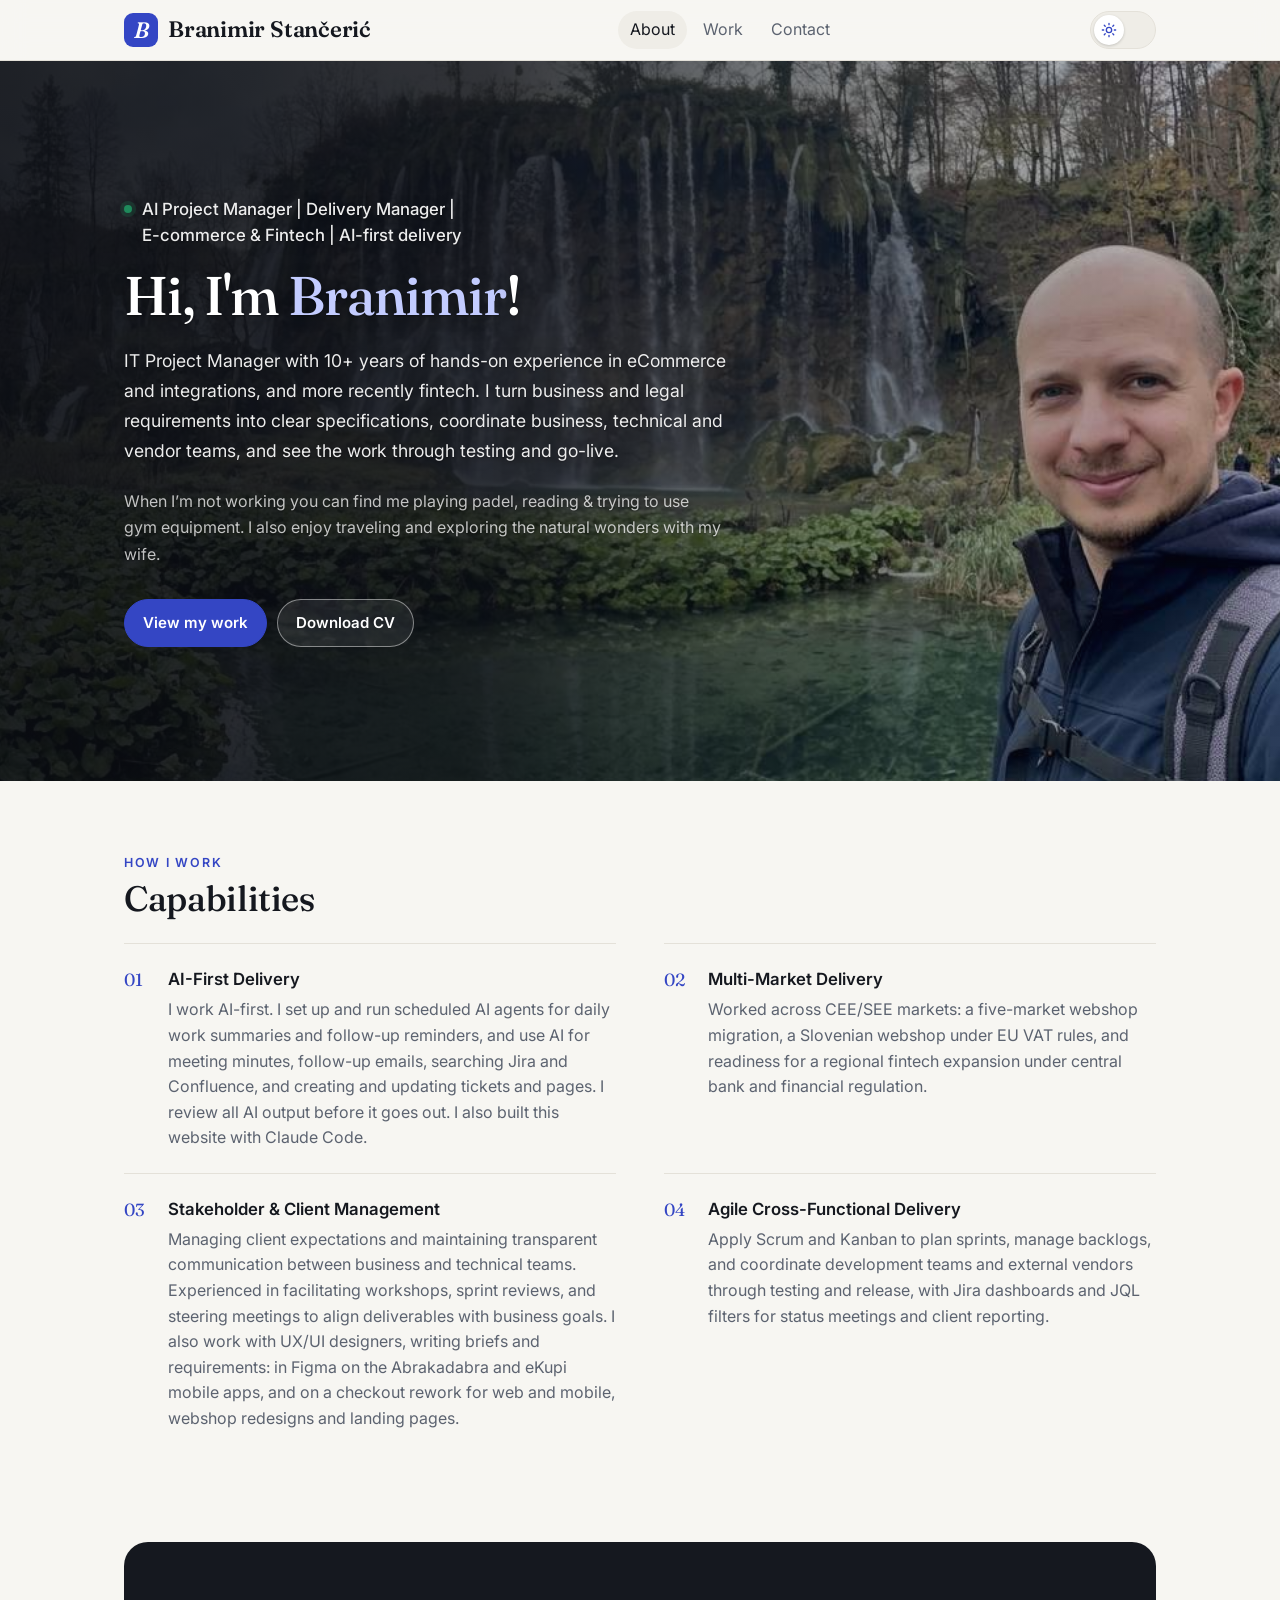
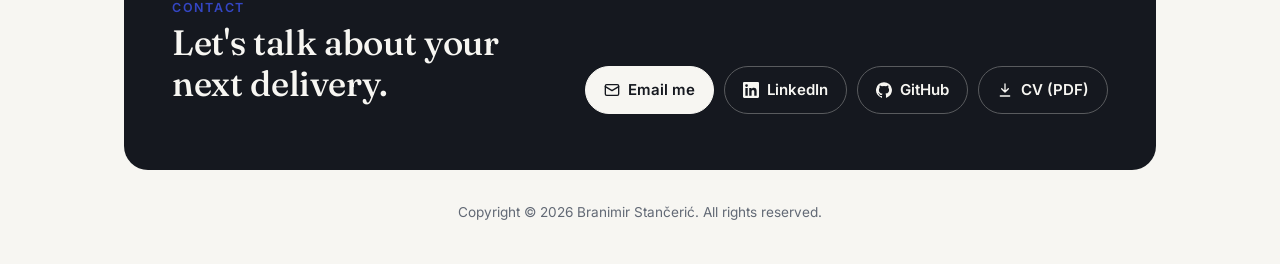
<file: index.html>
<!doctype html>
<html lang="en">
<head>
  <meta charset="utf-8" />
  <meta name="viewport" content="width=device-width, initial-scale=1" />
  <title>Branimir Stančerić | AI Project Manager</title>
  <meta name="description" content="Branimir Stančerić, AI Project Manager and Delivery Manager in eCommerce and fintech, working AI-first." />
  <meta property="og:title" content="Branimir Stančerić | AI Project Manager | Delivery Manager" />
  <meta property="og:description" content="Projects in eCommerce delivery, integrations, platform migrations and fintech." />
  <meta property="og:type" content="website" />
  <meta property="og:url" content="https://branimirstanceric.github.io/cv/" />
  <meta property="og:image" content="https://branimirstanceric.github.io/cv/assets/og-card.jpg" />
  <meta property="og:image:width" content="1200" />
  <meta property="og:image:height" content="630" />
  <meta property="og:image:alt" content="Branimir Stančerić, AI Project Manager and Delivery Manager" />
  <meta name="twitter:card" content="summary_large_image" />
  <link rel="icon" type="image/png" sizes="64x64" href="favicon.png" />
  <link rel="apple-touch-icon" href="apple-touch-icon.png" />

  <!-- Apply the saved or system theme before first paint -->
  <script>
    (function(){
      var t = null;
      try { t = localStorage.getItem('theme'); } catch(e) {}
      if(t !== 'light' && t !== 'dark') t = window.matchMedia('(prefers-color-scheme: dark)').matches ? 'dark' : 'light';
      document.documentElement.setAttribute('data-theme', t);
    })();
  </script>

  <link rel="preconnect" href="https://fonts.googleapis.com" />
  <link rel="preconnect" href="https://fonts.gstatic.com" crossorigin />
  <link href="https://fonts.googleapis.com/css2?family=Fraunces:ital,opsz,wght@0,9..144,500;0,9..144,600;1,9..144,600&family=Inter:wght@400;500;600;700&display=swap" rel="stylesheet" />
  <!-- Bump ?v= whenever style.css or common.js changes, so browsers don't mix old and new files -->
  <link rel="stylesheet" href="style.css?v=29" />
</head>

<body>
  <!--
    All text on this page lives in the content/ folder:
      content/profile.json       name, intro, contact details
      content/skills.json        capabilities
    All projects are on work.html; each project has its own page, case.html?id=...
    Edit it through Pages CMS (app.pagescms.org) or directly in those files.
    The title, intro, name and contact links below are also written here for tools that don't run JavaScript. The script replaces them for visitors, so update them here too when they change.
  -->
  <header class="topbar">
    <div class="container topbar-inner">
      <a class="brand" href="#top"><span class="brand-mark" aria-hidden="true">B</span><span data-field="name">Branimir Stančerić</span></a>
      <nav class="nav" id="site-nav" aria-label="Primary navigation">
        <a href="index.html" aria-current="page">About</a>
        <a href="work.html">Work</a>
        <a href="#contact">Contact</a>
      </nav>
      <div class="topbar-actions">
        <button class="theme-switch" id="theme-btn" type="button" role="switch" aria-checked="false" aria-label="Dark theme">
          <span class="theme-knob" aria-hidden="true">
            <svg class="icon-moon" viewBox="0 0 24 24" fill="none" stroke="currentColor" stroke-width="2" stroke-linecap="round" stroke-linejoin="round" aria-hidden="true"><path d="M21 12.8A9 9 0 1 1 11.2 3a7 7 0 0 0 9.8 9.8z"/></svg>
            <svg class="icon-sun" viewBox="0 0 24 24" fill="none" stroke="currentColor" stroke-width="2" stroke-linecap="round" stroke-linejoin="round" aria-hidden="true"><circle cx="12" cy="12" r="4"/><path d="M12 2v2M12 20v2M4.9 4.9l1.4 1.4M17.7 17.7l1.4 1.4M2 12h2M20 12h2M4.9 19.1l1.4-1.4M17.7 6.3l1.4-1.4"/></svg>
          </span>
        </button>
        <button class="menu-btn" id="menu-btn" type="button" aria-label="Open menu" aria-expanded="false" aria-controls="site-nav">
          <svg class="icon-menu" viewBox="0 0 24 24" fill="none" stroke="currentColor" stroke-width="2" stroke-linecap="round" aria-hidden="true"><path d="M4 7h16M4 12h16M4 17h16"/></svg>
          <svg class="icon-close" viewBox="0 0 24 24" fill="none" stroke="currentColor" stroke-width="2" stroke-linecap="round" aria-hidden="true"><path d="M6 6l12 12M18 6L6 18"/></svg>
        </button>
      </div>
    </div>
  </header>

  <main id="top">
    <!-- Hero: full-width photo that scrolls at half speed behind the intro (parallax) -->
    <section class="hero hero-photo" id="hero">
      <!-- hero-clip limits the photo's area: the whole section on desktop, only the first screen on phones -->
      <div class="hero-clip">
        <div class="hero-bg" id="hero-bg" aria-hidden="true">
          <!-- No src here: the photo chosen in Pages CMS is set by the script and fades in once loaded -->
          <img id="hero-bg-img" alt="" />
        </div>
      </div>
      <div class="container hero-content">
        <!-- On phones only this part sits on the photo; hero-details moves below it on the plain background -->
        <div class="hero-lead">
          <!-- Each part of the title stays on one line; on narrow screens the title wraps only after a "|" -->
          <div class="kicker"><span class="dot"></span><span class="kicker-text" id="status-line"><span>AI Project Manager |</span> <span>Delivery Manager |</span> <span>E-commerce &amp; Fintech |</span> <span>AI-first delivery</span></span></div>
          <h1 class="hero-title" id="hero-title">Hi, I'm Branimir!</h1>
        </div>
        <div class="hero-details">
          <p class="hero-intro" data-field="hero_intro">IT Project Manager with 10+ years of hands-on experience in eCommerce and integrations, and more recently fintech. I turn business and legal requirements into clear specifications, coordinate business, technical and vendor teams, and see the work through testing and go-live.</p>
          <!-- Hobbies: a small line under the intro, shown only when filled in -->
          <p class="hero-note" id="hobbies" hidden></p>
          <div class="hero-actions">
            <a class="btn primary" href="work.html">View my work</a>
            <a class="btn" id="cv-link" href="assets/Branimir Stanceric CV.pdf" target="_blank" rel="noreferrer">Download CV</a>
          </div>
          <div class="hero-facts" id="hero-facts"></div>
        </div>
      </div>
    </section>

    <!-- Capabilities -->
    <section class="section" id="capabilities">
      <div class="container">
        <div class="section-head">
          <div>
            <div class="eyebrow">How I work</div>
            <h2 class="section-title">Capabilities</h2>
          </div>
        </div>
        <div class="caps" id="capability-list">
          <div class="cap"><div class="cap-num">01</div><div><h3>AI-First Delivery</h3><p>I work AI-first. I set up and run scheduled AI agents for daily work summaries and follow-up reminders, and use AI for meeting minutes, follow-up emails, searching Jira and Confluence, and creating and updating tickets and pages. I review all AI output before it goes out. I also built this website with Claude Code.</p></div></div>
          <div class="cap"><div class="cap-num">02</div><div><h3>Multi-Market Delivery</h3><p>Worked across CEE/SEE markets: a five-market webshop migration, a Slovenian webshop under EU VAT rules, and readiness for a regional fintech expansion under central bank and financial regulation.</p></div></div>
          <div class="cap"><div class="cap-num">03</div><div><h3>Stakeholder &amp; Client Management</h3><p>Managing client expectations and maintaining transparent communication between business and technical teams. Experienced in facilitating workshops, sprint reviews, and steering meetings to align deliverables with business goals. I also work with UX/UI designers, writing briefs and requirements: in Figma on the Abrakadabra and eKupi mobile apps, and on a checkout rework for web and mobile, webshop redesigns and landing pages.</p></div></div>
          <div class="cap"><div class="cap-num">04</div><div><h3>Agile Cross-Functional Delivery</h3><p>Apply Scrum and Kanban to plan sprints, manage backlogs, and coordinate development teams and external vendors through testing and release, with Jira dashboards and JQL filters for status meetings and client reporting.</p></div></div>
        </div>
      </div>
    </section>

    <!-- Contact -->
    <div class="container">
      <section class="contact" id="contact">
        <div>
          <div class="eyebrow">Contact</div>
          <h2 class="section-title">Let's talk about your next delivery.</h2>
          <p data-field="contact_intro"></p>
        </div>
        <div class="contact-links" id="contact-list">
          <a class="btn primary" href="mailto:branimir.stanceric@gmail.com">Email me</a>
          <a class="btn" href="https://www.linkedin.com/in/branimir-stanceric" target="_blank" rel="noreferrer">LinkedIn</a>
          <a class="btn" href="https://github.com/branimirstanceric" target="_blank" rel="noreferrer">GitHub</a>
          <a class="btn" href="assets/Branimir Stanceric CV.pdf" target="_blank" rel="noreferrer">CV (PDF)</a>
        </div>
      </section>
    </div>
  </main>

  <footer>
    <div class="container">Copyright © <span id="year">2026</span> <span data-field="name">Branimir Stančerić</span>. All rights reserved.</div>
  </footer>

  <script src="common.js?v=29"></script>
  <script>
    (function(){
      const { el, asset, list, load, fillFields, contactButtons, showError } = window.Site;

      // Background photo behind the intro (Pages CMS: "Intro background photo").
      // Only the chosen photo is requested, and it fades in when ready, so no other picture flashes first.
      function showHeroPhoto(src){
        const img = document.getElementById('hero-bg-img');
        img.addEventListener('load', () => img.classList.add('loaded'), { once: true });
        img.src = src;
      }

      function renderProfile(p){
        fillFields(p);

        showHeroPhoto(asset(p.hero_background) || 'assets/hero.jpg');

        if(p.cv_file) document.getElementById('cv-link').setAttribute('href', asset(p.cv_file));

        // Title above the headline: each "|"-separated part is kept on one line
        const parts = (p.status_line || '').split('|').map(s => s.trim()).filter(Boolean);
        if(parts.length){
          const line = [];
          parts.forEach((part, i) => {
            if(i) line.push(' ');
            line.push(el('span', {}, i < parts.length - 1 ? part + ' |' : part));
          });
          document.getElementById('status-line').replaceChildren(...line);
        }

        // Hero title with the highlighted phrase in accent colour
        const title = document.getElementById('hero-title');
        const text = p.hero_title || '';
        const hl = p.hero_highlight || '';
        const at = hl ? text.indexOf(hl) : -1;
        if(at >= 0){
          title.replaceChildren(text.slice(0, at), el('span', { class: 'accent' }, hl), text.slice(at + hl.length));
        } else {
          title.textContent = text;
        }

        document.getElementById('hero-facts').append(
          ...list(p.hero_facts).map(f => el('span', {}, el('strong', {}, f.label), ' ' + f.value))
        );

        const hobbies = (p.hobbies || '').trim();
        if(hobbies){
          const note = document.getElementById('hobbies');
          note.textContent = hobbies;
          note.hidden = false;
        }

        document.getElementById('contact-list').replaceChildren(...contactButtons(p));
      }

      function renderSkills(s){
        document.getElementById('capability-list').replaceChildren(
          ...list(s.capabilities).map((c, i) => el('div', { class: 'cap' },
            el('div', { class: 'cap-num' }, String(i + 1).padStart(2, '0')),
            el('div', {}, el('h3', {}, c.title), el('p', {}, c.text))
          ))
        );
      }

      load('content/profile.json').then(renderProfile).catch(err => {
        showHeroPhoto('assets/hero.jpg');
        showError('hero-facts', err);
      });
      load('content/skills.json').then(renderSkills).catch(err => showError('capability-list', err));

      // Parallax: the intro photo moves at half the scroll speed, so it seems to sit behind the text.
      // Skipped for visitors who ask their system for reduced motion.
      const hero = document.getElementById('hero');
      const heroBg = document.getElementById('hero-bg');
      if(!window.matchMedia('(prefers-reduced-motion: reduce)').matches){
        let ticking = false;
        const update = () => {
          ticking = false;
          const y = window.scrollY;
          if(y > hero.offsetTop + hero.offsetHeight) return; // off screen, nothing to move
          heroBg.style.transform = 'translate3d(0, ' + (y * 0.5).toFixed(1) + 'px, 0)';
        };
        window.addEventListener('scroll', () => {
          if(!ticking){ ticking = true; requestAnimationFrame(update); }
        }, { passive: true });
        update();
      }
    })();
  </script>

  <!-- Visitor statistics (GoatCounter, cookie-free): https://branimir.goatcounter.com -->
  <script data-goatcounter="https://branimir.goatcounter.com/count" async src="https://gc.zgo.at/count.js"></script>
</body>
</html>
</file>
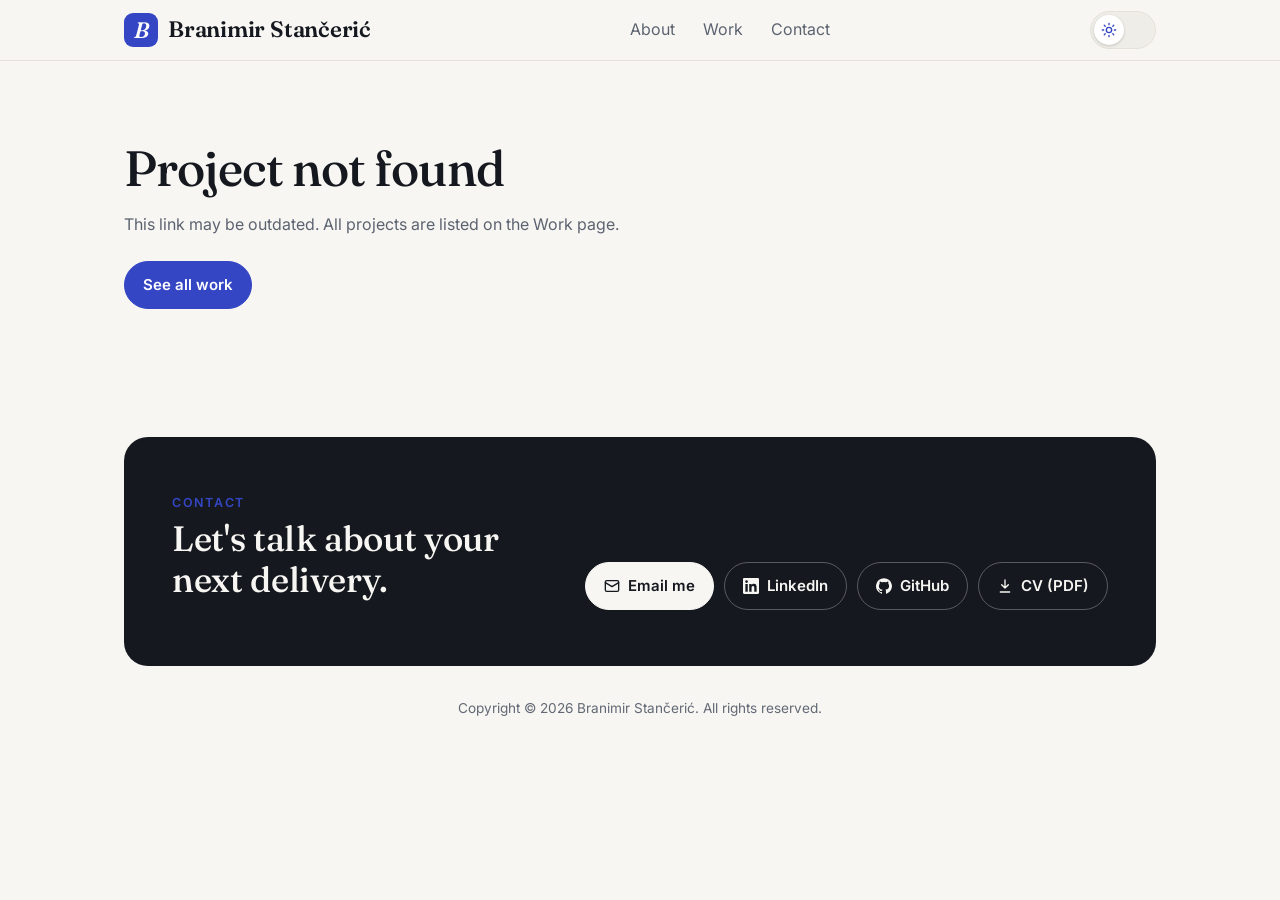
<file: case.html>
<!doctype html>
<html lang="en">
<head>
  <meta charset="utf-8" />
  <meta name="viewport" content="width=device-width, initial-scale=1" />
  <title>Branimir Stančerić</title>
  <meta name="description" content="A project by Branimir Stančerić, AI Project Manager and Delivery Manager." />
  <meta property="og:type" content="website" />
  <meta property="og:image" content="https://branimirstanceric.github.io/cv/assets/og-card.jpg" />
  <meta property="og:image:width" content="1200" />
  <meta property="og:image:height" content="630" />
  <meta property="og:image:alt" content="Branimir Stančerić, AI Project Manager and Delivery Manager" />
  <meta name="twitter:card" content="summary_large_image" />
  <link rel="icon" type="image/png" sizes="64x64" href="favicon.png" />
  <link rel="apple-touch-icon" href="apple-touch-icon.png" />

  <!-- Apply the saved or system theme before first paint -->
  <script>
    (function(){
      var t = null;
      try { t = localStorage.getItem('theme'); } catch(e) {}
      if(t !== 'light' && t !== 'dark') t = window.matchMedia('(prefers-color-scheme: dark)').matches ? 'dark' : 'light';
      document.documentElement.setAttribute('data-theme', t);
    })();
  </script>

  <link rel="preconnect" href="https://fonts.googleapis.com" />
  <link rel="preconnect" href="https://fonts.gstatic.com" crossorigin />
  <link href="https://fonts.googleapis.com/css2?family=Fraunces:ital,opsz,wght@0,9..144,500;0,9..144,600;1,9..144,600&family=Inter:wght@400;500;600;700&display=swap" rel="stylesheet" />
  <!-- Bump ?v= whenever style.css or common.js changes, so browsers don't mix old and new files -->
  <link rel="stylesheet" href="style.css?v=29" />
</head>

<body>
  <!--
    One template for every case study: case.html?id=<page link>.
    The content comes from content/case-studies.json (edit it in Pages CMS).
  -->
  <header class="topbar">
    <div class="container topbar-inner">
      <a class="brand" href="index.html"><span class="brand-mark" aria-hidden="true">B</span><span data-field="name">Branimir Stančerić</span></a>
      <nav class="nav" id="site-nav" aria-label="Primary navigation">
        <a href="index.html">About</a>
        <a href="work.html">Work</a>
        <a href="#contact">Contact</a>
      </nav>
      <div class="topbar-actions">
        <button class="theme-switch" id="theme-btn" type="button" role="switch" aria-checked="false" aria-label="Dark theme">
          <span class="theme-knob" aria-hidden="true">
            <svg class="icon-moon" viewBox="0 0 24 24" fill="none" stroke="currentColor" stroke-width="2" stroke-linecap="round" stroke-linejoin="round" aria-hidden="true"><path d="M21 12.8A9 9 0 1 1 11.2 3a7 7 0 0 0 9.8 9.8z"/></svg>
            <svg class="icon-sun" viewBox="0 0 24 24" fill="none" stroke="currentColor" stroke-width="2" stroke-linecap="round" stroke-linejoin="round" aria-hidden="true"><circle cx="12" cy="12" r="4"/><path d="M12 2v2M12 20v2M4.9 4.9l1.4 1.4M17.7 17.7l1.4 1.4M2 12h2M20 12h2M4.9 19.1l1.4-1.4M17.7 6.3l1.4-1.4"/></svg>
          </span>
        </button>
        <button class="menu-btn" id="menu-btn" type="button" aria-label="Open menu" aria-expanded="false" aria-controls="site-nav">
          <svg class="icon-menu" viewBox="0 0 24 24" fill="none" stroke="currentColor" stroke-width="2" stroke-linecap="round" aria-hidden="true"><path d="M4 7h16M4 12h16M4 17h16"/></svg>
          <svg class="icon-close" viewBox="0 0 24 24" fill="none" stroke="currentColor" stroke-width="2" stroke-linecap="round" aria-hidden="true"><path d="M6 6l12 12M18 6L6 18"/></svg>
        </button>
      </div>
    </div>
  </header>

  <main>
    <div class="container" id="case"></div>

    <!-- Contact -->
    <div class="container">
      <section class="contact" id="contact">
        <div>
          <div class="eyebrow">Contact</div>
          <h2 class="section-title">Let's talk about your next delivery.</h2>
          <p data-field="contact_intro"></p>
        </div>
        <div class="contact-links" id="contact-list"></div>
      </section>
    </div>
  </main>

  <footer>
    <div class="container">Copyright © <span id="year">2026</span> <span data-field="name">Branimir Stančerić</span>. All rights reserved.</div>
  </footer>

  <script src="common.js?v=29"></script>
  <script>
    (function(){
      const { el, icon, ICONS, list, statFor, withJobLogos, caseId, caseUrl, caseMeta, load, fillFields, contactButtons, showError, asset } = window.Site;
      const root = document.getElementById('case');
      const wanted = new URLSearchParams(location.search).get('id') || '';

      function section(title, ...content){
        const body = content.flat().filter(Boolean);
        if(!body.length) return null;
        return el('section', { class: 'cs-section' }, el('h2', {}, title), ...body);
      }

      function bullets(items){
        const xs = list(items);
        return xs.length ? el('ul', { class: 'cs-list' }, xs.map(x => el('li', {}, x))) : null;
      }

      function para(text){
        // Blank lines in a text field become separate paragraphs
        return (text || '').split(/\n\s*\n/).map(s => s.trim()).filter(Boolean).map(s => el('p', {}, s));
      }

      function renderNotFound(){
        root.append(el('div', { class: 'not-found' },
          el('h1', { class: 'cs-title' }, 'Project not found'),
          el('p', {}, 'This link may be outdated. All projects are listed on the Work page.'),
          el('a', { class: 'btn primary', href: 'work.html' }, 'See all work')
        ));
      }

      function renderCase(cases, index){
        const c = cases[index];
        const stat = statFor(c);

        if(c.summary) document.querySelector('meta[name="description"]').setAttribute('content', c.summary);
        document.title = c.title + ' | Branimir Stančerić';

        const head = el('header', { class: 'cs-head' },
          caseMeta(c),
          el('h1', { class: 'cs-title' }, c.title),
          c.summary ? el('p', { class: 'cs-lead' }, c.summary) : null,
          el('div', { class: 'case-tags' }, list(c.tags).map(t => el('span', { class: 'pill' }, t)))
        );

        const result = c.impact ? el('div', { class: 'cs-result' },
          stat ? el('div', { class: 'num' }, stat) : null,
          el('div', {}, el('div', { class: 'label' }, 'Key result'), el('div', { class: 'txt' }, c.impact))
        ) : null;

        const phases = list(c.phases).map((ph, i) => el('div', { class: 'phase' },
          el('h3', {}, el('span', { class: 'phase-num' }, String(i + 1).padStart(2, '0')), ph.title),
          bullets(ph.points)
        ));

        const images = list(c.images).filter(im => im.image).map(im => el('figure', {},
          el('img', { src: asset(im.image), alt: im.caption || c.title, loading: 'lazy' }),
          im.caption ? el('figcaption', {}, im.caption) : null
        ));

        const main = el('div', { class: 'cs-main' },
          section('The challenge', para(c.problem)),
          section('Why it mattered', para(c.why)),
          section('What I did', para(c.approach), phases),
          section('Results', bullets(c.results), para(c.outcome)),
          section('Lessons learned', para(c.lessons)),
          images.length ? el('div', { class: 'gallery' }, images) : null
        );

        const roles = list(c.my_role);
        const contextPoints = list(c.context_points);
        const aside = el('aside', { class: 'cs-aside', 'aria-label': 'Project details' },
          roles.length ? el('div', {}, el('h4', {}, 'My role'), bullets(roles)) : null,
          (c.context || contextPoints.length) ? el('div', {}, el('h4', {}, 'Context'), c.context ? el('p', {}, c.context) : null, bullets(contextPoints)) : null,
          list(c.categories).length ? el('div', {}, el('h4', {}, 'Areas'), el('div', { class: 'case-tags' }, list(c.categories).map(t => el('span', { class: 'pill' }, t)))) : null
        );

        const prev = cases[index - 1];
        const next = cases[index + 1];
        const pager = el('nav', { class: 'cs-pager', 'aria-label': 'More projects' },
          prev ? el('a', { href: caseUrl(prev) }, el('div', { class: 'dir' }, '← Previous'), el('div', { class: 'name' }, prev.title)) : null,
          next ? el('a', { class: 'next', href: caseUrl(next) }, el('div', { class: 'dir' }, 'Next →'), el('div', { class: 'name' }, next.title)) : null
        );

        root.append(...[
          el('a', { class: 'back', href: 'work.html' }, icon(ICONS.left), 'All work'),
          head,
          result,
          el('div', { class: 'cs-grid' }, main, aside.childElementCount ? aside : null),
          pager
        ].filter(Boolean));
      }

      const profile = load('content/profile.json').then(p => {
        fillFields(p);
        document.getElementById('contact-list').append(...contactButtons(p));
      }).catch(err => showError('contact-list', err));

      const cases = load('content/case-studies.json');
      // Only needed for employer logos, so a failure here must not block the page
      const jobs = load('content/experience.json').then(e => list(e.jobs)).catch(() => []);

      Promise.all([cases, profile, jobs]).then(([data, , jobList]) => {
        const all = withJobLogos(list(data.cases), jobList);
        const target = caseId({ id: wanted });
        const index = target ? all.findIndex(c => caseId(c) === target) : -1;
        if(index < 0) renderNotFound();
        else renderCase(all, index);
      }).catch(err => showError('case', err));
    })();
  </script>

  <!-- Visitor statistics (GoatCounter, cookie-free): https://branimir.goatcounter.com -->
  <script data-goatcounter="https://branimir.goatcounter.com/count" async src="https://gc.zgo.at/count.js"></script>
</body>
</html>
</file>
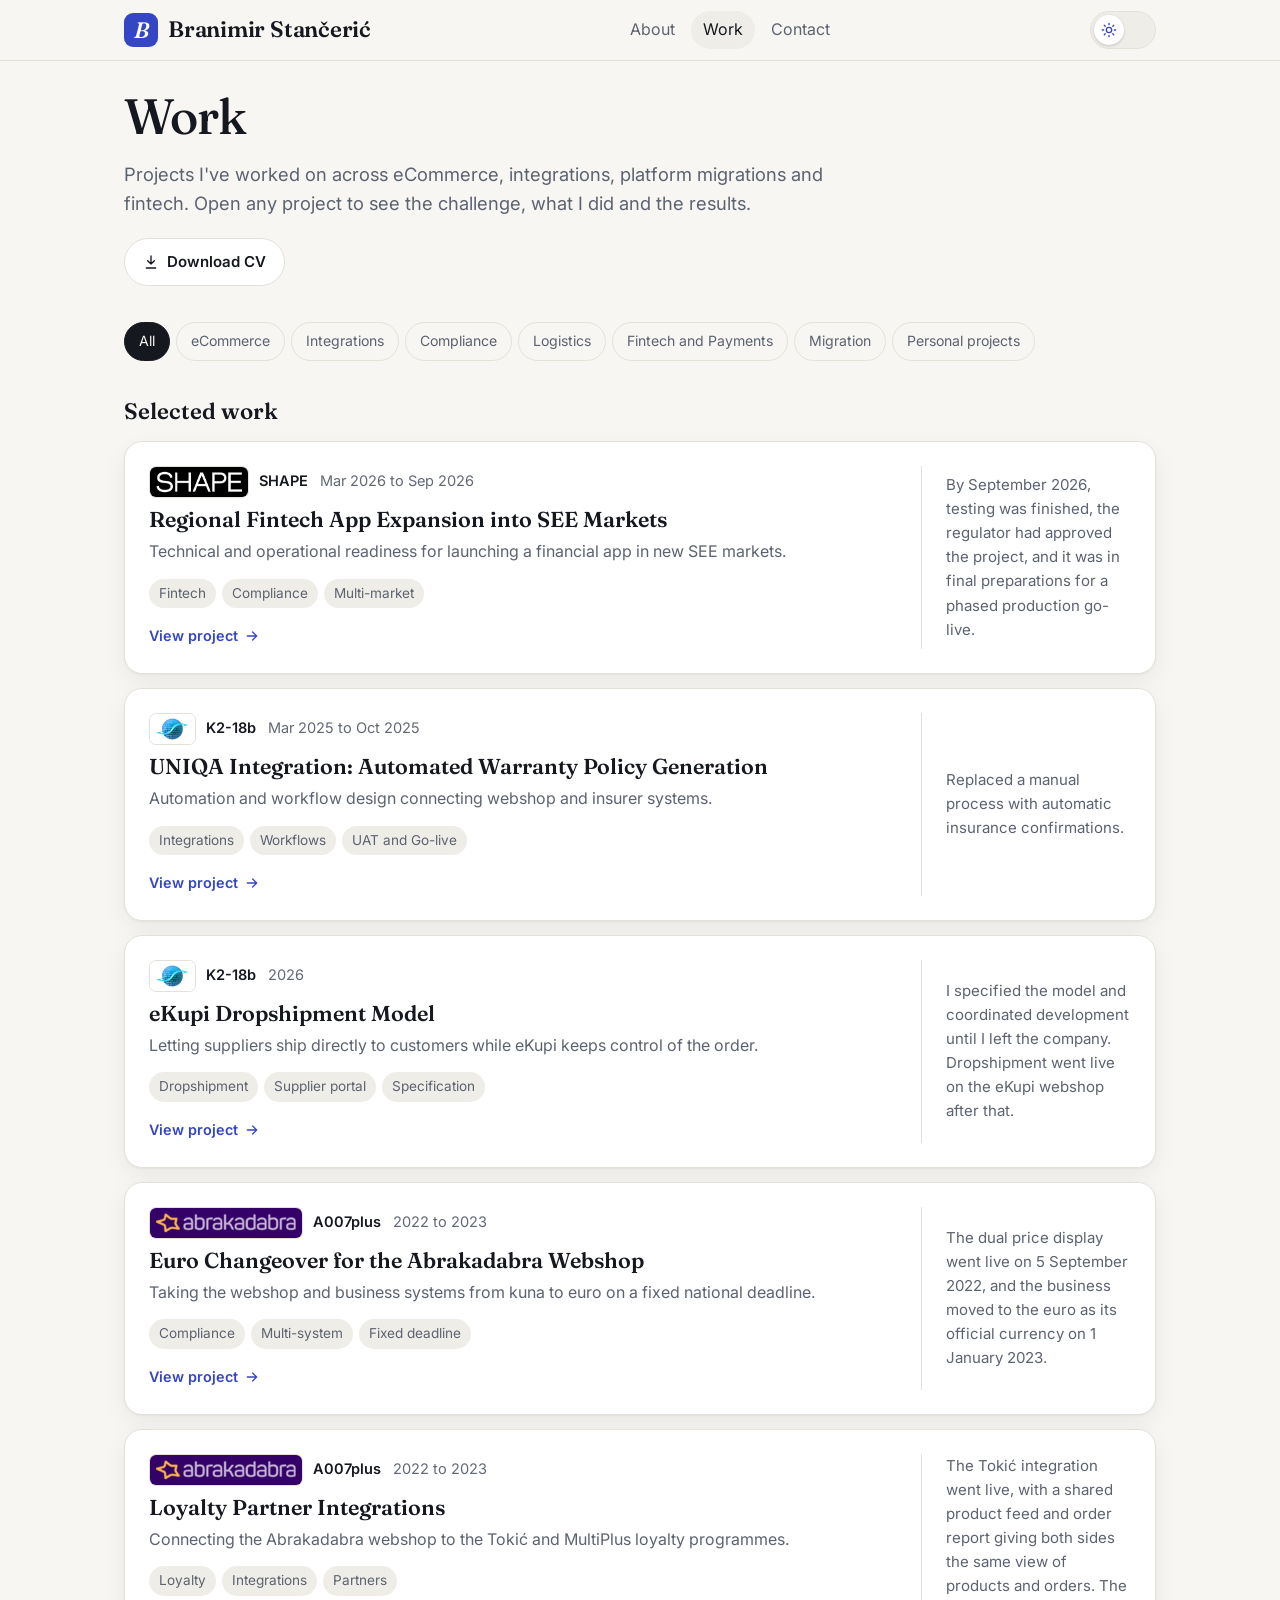
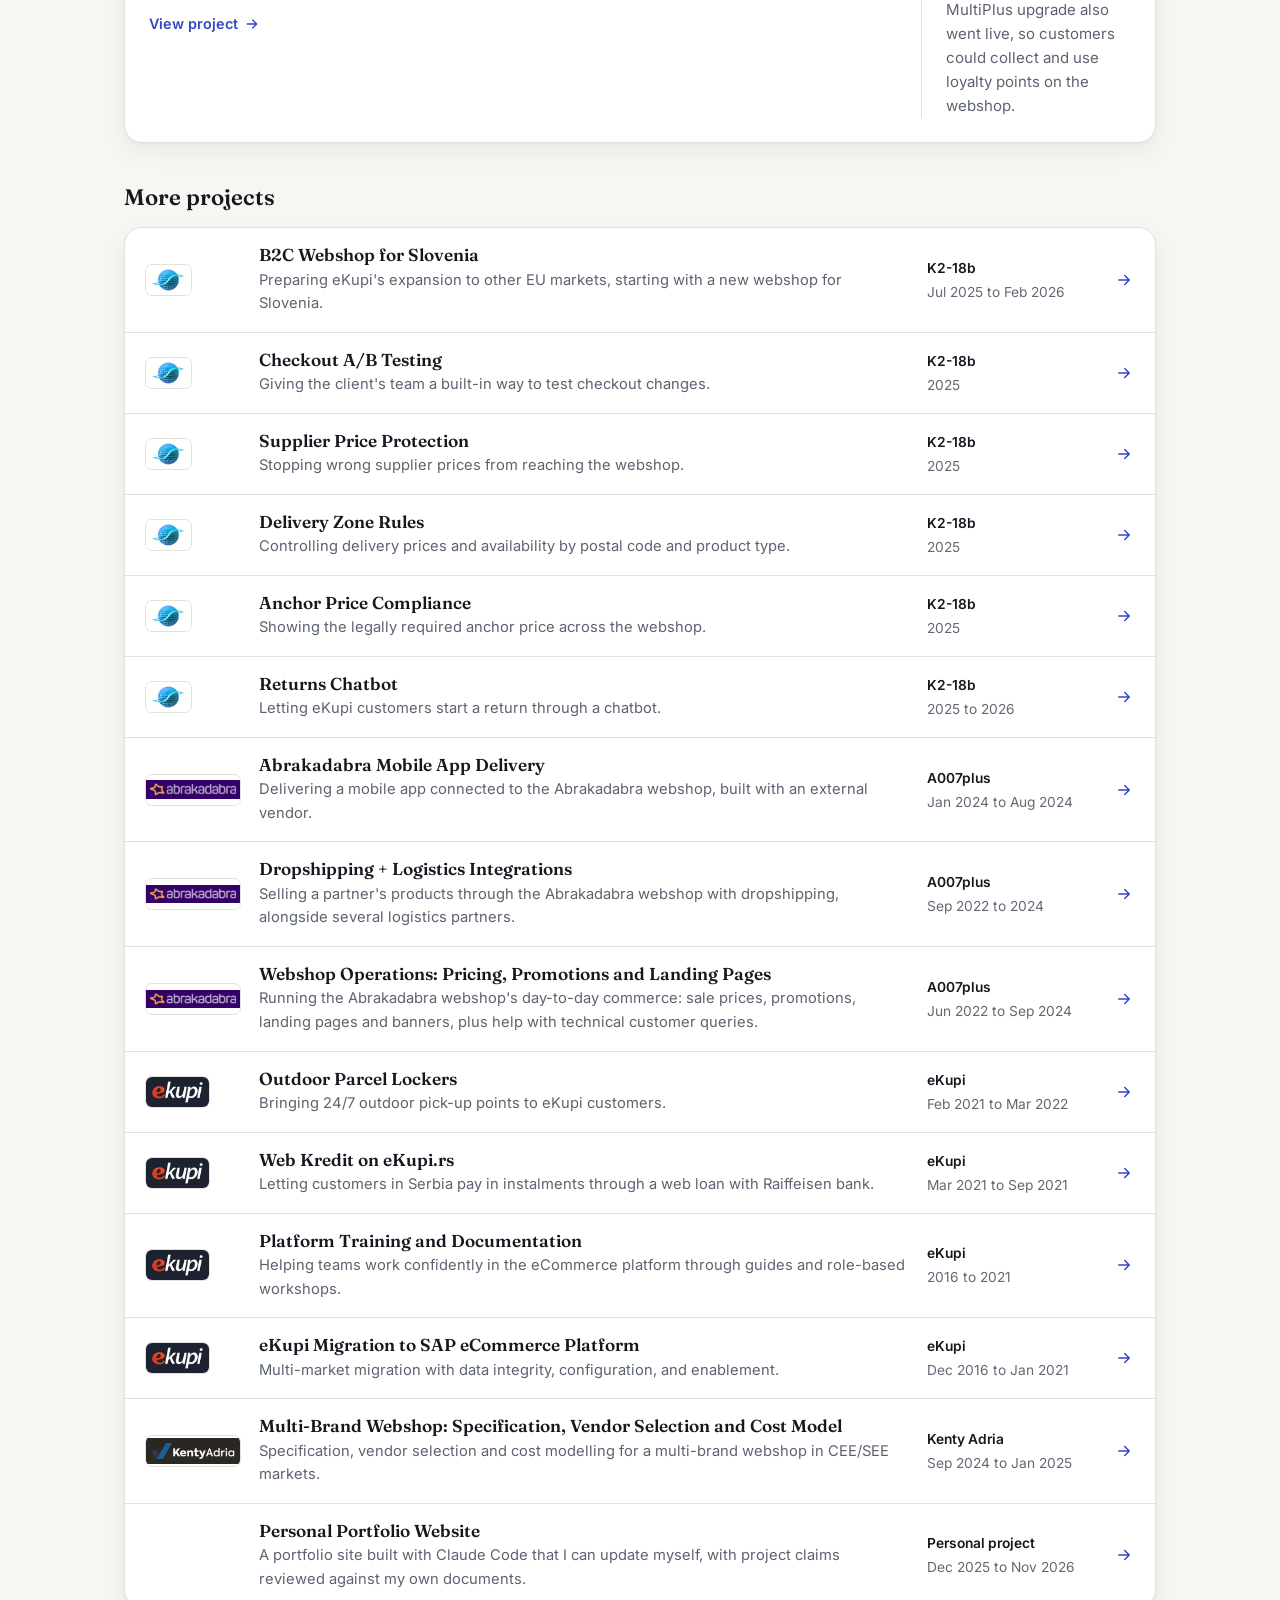
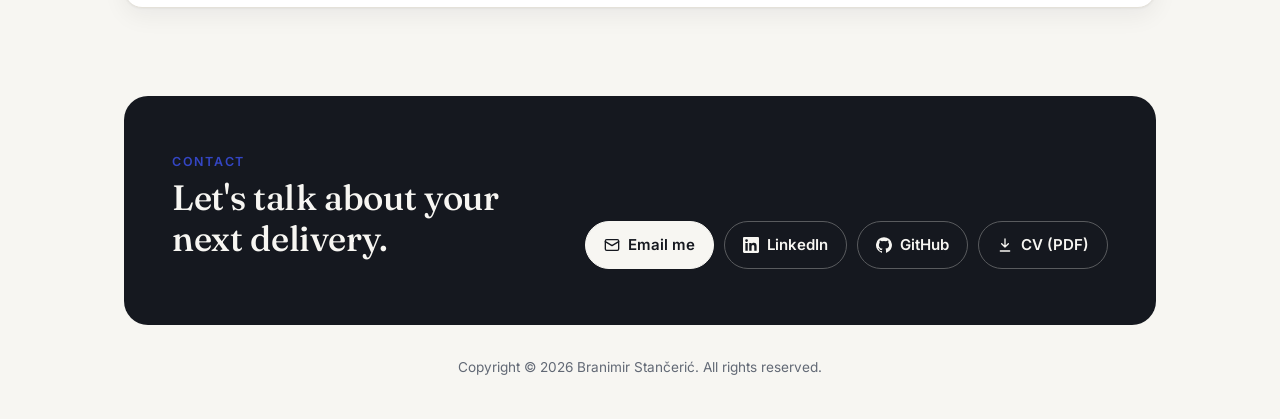
<file: work.html>
<!doctype html>
<html lang="en">
<head>
  <meta charset="utf-8" />
  <meta name="viewport" content="width=device-width, initial-scale=1" />
  <title>Work | Branimir Stančerić, AI Project Manager</title>
  <meta name="description" content="Work by Branimir Stančerić: eCommerce delivery, integrations, platform migrations and fintech." />
  <meta property="og:title" content="Work | Branimir Stančerić" />
  <meta property="og:description" content="Projects in eCommerce delivery, integrations, platform migrations and fintech." />
  <meta property="og:type" content="website" />
  <meta property="og:url" content="https://branimirstanceric.github.io/cv/work.html" />
  <meta property="og:image" content="https://branimirstanceric.github.io/cv/assets/og-card.jpg" />
  <meta property="og:image:width" content="1200" />
  <meta property="og:image:height" content="630" />
  <meta property="og:image:alt" content="Branimir Stančerić, AI Project Manager and Delivery Manager" />
  <meta name="twitter:card" content="summary_large_image" />
  <link rel="icon" type="image/png" sizes="64x64" href="favicon.png" />
  <link rel="apple-touch-icon" href="apple-touch-icon.png" />

  <!-- Apply the saved or system theme before first paint -->
  <script>
    (function(){
      var t = null;
      try { t = localStorage.getItem('theme'); } catch(e) {}
      if(t !== 'light' && t !== 'dark') t = window.matchMedia('(prefers-color-scheme: dark)').matches ? 'dark' : 'light';
      document.documentElement.setAttribute('data-theme', t);
    })();
  </script>

  <link rel="preconnect" href="https://fonts.googleapis.com" />
  <link rel="preconnect" href="https://fonts.gstatic.com" crossorigin />
  <link href="https://fonts.googleapis.com/css2?family=Fraunces:ital,opsz,wght@0,9..144,500;0,9..144,600;1,9..144,600&family=Inter:wght@400;500;600;700&display=swap" rel="stylesheet" />
  <!-- Bump ?v= whenever style.css or common.js changes, so browsers don't mix old and new files -->
  <link rel="stylesheet" href="style.css?v=29" />
</head>

<body>
  <!--
    All projects as cards; each card opens case.html?id=<page link>.
    The list and its order come from content/case-studies.json (edit it in Pages CMS).
    The project links in #rows are also written here for tools that don't run JavaScript. The script replaces them for visitors, so update them here when a project is added or renamed.
  -->
  <header class="topbar">
    <div class="container topbar-inner">
      <a class="brand" href="index.html"><span class="brand-mark" aria-hidden="true">B</span><span data-field="name">Branimir Stančerić</span></a>
      <nav class="nav" id="site-nav" aria-label="Primary navigation">
        <a href="index.html">About</a>
        <a href="work.html" aria-current="page">Work</a>
        <a href="#contact">Contact</a>
      </nav>
      <div class="topbar-actions">
        <button class="theme-switch" id="theme-btn" type="button" role="switch" aria-checked="false" aria-label="Dark theme">
          <span class="theme-knob" aria-hidden="true">
            <svg class="icon-moon" viewBox="0 0 24 24" fill="none" stroke="currentColor" stroke-width="2" stroke-linecap="round" stroke-linejoin="round" aria-hidden="true"><path d="M21 12.8A9 9 0 1 1 11.2 3a7 7 0 0 0 9.8 9.8z"/></svg>
            <svg class="icon-sun" viewBox="0 0 24 24" fill="none" stroke="currentColor" stroke-width="2" stroke-linecap="round" stroke-linejoin="round" aria-hidden="true"><circle cx="12" cy="12" r="4"/><path d="M12 2v2M12 20v2M4.9 4.9l1.4 1.4M17.7 17.7l1.4 1.4M2 12h2M20 12h2M4.9 19.1l1.4-1.4M17.7 6.3l1.4-1.4"/></svg>
          </span>
        </button>
        <button class="menu-btn" id="menu-btn" type="button" aria-label="Open menu" aria-expanded="false" aria-controls="site-nav">
          <svg class="icon-menu" viewBox="0 0 24 24" fill="none" stroke="currentColor" stroke-width="2" stroke-linecap="round" aria-hidden="true"><path d="M4 7h16M4 12h16M4 17h16"/></svg>
          <svg class="icon-close" viewBox="0 0 24 24" fill="none" stroke="currentColor" stroke-width="2" stroke-linecap="round" aria-hidden="true"><path d="M6 6l12 12M18 6L6 18"/></svg>
        </button>
      </div>
    </div>
  </header>

  <main>
    <div class="container">
      <header class="cs-head">
        <h1 class="cs-title">Work</h1>
        <p class="cs-lead">Projects I've worked on across eCommerce, integrations, platform migrations and fintech. Open any project to see the challenge, what I did and the results.</p>
        <!-- Uses the CV file set in Pages CMS (Profile & intro → CV file); hidden if none is set -->
        <div class="page-actions">
          <a class="btn" id="cv-link" href="#" target="_blank" rel="noreferrer" hidden>
            <svg viewBox="0 0 24 24" fill="none" stroke="currentColor" stroke-width="2" stroke-linecap="round" stroke-linejoin="round" aria-hidden="true"><path d="M12 3v12M7 10l5 5 5-5M5 21h14"/></svg>
            Download CV
          </a>
        </div>
      </header>
      <!-- Area filters come from each project's Areas in Pages CMS -->
      <div class="chips work-filters" id="filters" role="group" aria-label="Filter projects by area"></div>
      <!-- Projects marked "Selected work" in Pages CMS, as large cards -->
      <section class="work-section" id="selected" aria-labelledby="selected-title" hidden>
        <h2 class="work-heading" id="selected-title">Selected work</h2>
        <div class="feed" id="feed"></div>
      </section>
      <!-- The other projects as compact rows, in the order set in Pages CMS; a filter shows all matching projects here -->
      <section class="work-section" id="more" aria-labelledby="more-title">
        <h2 class="work-heading" id="more-title" aria-live="polite">All projects</h2>
        <div class="case-rows" id="rows">
          <article class="case-row"><div class="row-main"><h3 class="row-title"><a class="case-link" href="case.html?id=see-fintech-app-expansion">Regional Fintech App Expansion into SEE Markets</a></h3></div></article>
          <article class="case-row"><div class="row-main"><h3 class="row-title"><a class="case-link" href="case.html?id=slovenia-b2c-webshop">B2C Webshop for Slovenia</a></h3></div></article>
          <article class="case-row"><div class="row-main"><h3 class="row-title"><a class="case-link" href="case.html?id=uniqa-warranty-automation">UNIQA Integration: Automated Warranty Policy Generation</a></h3></div></article>
          <article class="case-row"><div class="row-main"><h3 class="row-title"><a class="case-link" href="case.html?id=ekupi-dropshipment-model">eKupi Dropshipment Model</a></h3></div></article>
          <article class="case-row"><div class="row-main"><h3 class="row-title"><a class="case-link" href="case.html?id=checkout-ab-testing">Checkout A/B Testing</a></h3></div></article>
          <article class="case-row"><div class="row-main"><h3 class="row-title"><a class="case-link" href="case.html?id=supplier-price-protection">Supplier Price Protection</a></h3></div></article>
          <article class="case-row"><div class="row-main"><h3 class="row-title"><a class="case-link" href="case.html?id=delivery-zone-rules">Delivery Zone Rules</a></h3></div></article>
          <article class="case-row"><div class="row-main"><h3 class="row-title"><a class="case-link" href="case.html?id=anchor-price-compliance">Anchor Price Compliance</a></h3></div></article>
          <article class="case-row"><div class="row-main"><h3 class="row-title"><a class="case-link" href="case.html?id=returns-chatbot">Returns Chatbot</a></h3></div></article>
          <article class="case-row"><div class="row-main"><h3 class="row-title"><a class="case-link" href="case.html?id=abrakadabra-mobile-app">Abrakadabra Mobile App Delivery</a></h3></div></article>
          <article class="case-row"><div class="row-main"><h3 class="row-title"><a class="case-link" href="case.html?id=euro-changeover">Euro Changeover for the Abrakadabra Webshop</a></h3></div></article>
          <article class="case-row"><div class="row-main"><h3 class="row-title"><a class="case-link" href="case.html?id=loyalty-partner-integrations">Loyalty Partner Integrations</a></h3></div></article>
          <article class="case-row"><div class="row-main"><h3 class="row-title"><a class="case-link" href="case.html?id=dropshipping-logistics">Dropshipping + Logistics Integrations</a></h3></div></article>
          <article class="case-row"><div class="row-main"><h3 class="row-title"><a class="case-link" href="case.html?id=webshop-operations">Webshop Operations: Pricing, Promotions and Landing Pages</a></h3></div></article>
          <article class="case-row"><div class="row-main"><h3 class="row-title"><a class="case-link" href="case.html?id=outdoor-parcel-lockers">Outdoor Parcel Lockers</a></h3></div></article>
          <article class="case-row"><div class="row-main"><h3 class="row-title"><a class="case-link" href="case.html?id=web-kredit-ekupi-rs">Web Kredit on eKupi.rs</a></h3></div></article>
          <article class="case-row"><div class="row-main"><h3 class="row-title"><a class="case-link" href="case.html?id=platform-training-documentation">Platform Training and Documentation</a></h3></div></article>
          <article class="case-row"><div class="row-main"><h3 class="row-title"><a class="case-link" href="case.html?id=ekupi-sap-migration">eKupi Migration to SAP eCommerce Platform</a></h3></div></article>
          <article class="case-row"><div class="row-main"><h3 class="row-title"><a class="case-link" href="case.html?id=home-of-brands-platform">Multi-Brand Webshop: Specification, Vendor Selection and Cost Model</a></h3></div></article>
          <article class="case-row"><div class="row-main"><h3 class="row-title"><a class="case-link" href="case.html?id=personal-portfolio-website">Personal Portfolio Website</a></h3></div></article>
        </div>
      </section>
    </div>

    <!-- Contact -->
    <div class="container">
      <section class="contact" id="contact">
        <div>
          <div class="eyebrow">Contact</div>
          <h2 class="section-title">Let's talk about your next delivery.</h2>
          <p data-field="contact_intro"></p>
        </div>
        <div class="contact-links" id="contact-list"></div>
      </section>
    </div>
  </main>

  <footer>
    <div class="container">Copyright © <span id="year">2026</span> <span data-field="name">Branimir Stančerić</span>. All rights reserved.</div>
  </footer>

  <script src="common.js?v=29"></script>
  <script>
    (function(){
      const { el, asset, list, withJobLogos, caseCard, caseRow, load, fillFields, contactButtons, showError } = window.Site;

      // Selected cards plus the remaining rows when no area is chosen; otherwise every matching project as a row
      function showProjects(cases, area){
        const selected = cases.filter(c => c.featured);
        const rows = area ? cases.filter(c => list(c.categories).includes(area)) : cases.filter(c => !c.featured);
        document.getElementById('selected').hidden = !!area || !selected.length;
        document.getElementById('more-title').textContent = area ? area + ' (' + rows.length + ')' : selected.length ? 'More projects' : 'All projects';
        document.getElementById('more').hidden = !rows.length;
        document.getElementById('rows').replaceChildren(...rows.map(caseRow));
      }

      // One button per area, most used first
      function buildFilters(cases){
        const counts = new Map();
        cases.forEach(c => list(c.categories).forEach(a => counts.set(a, (counts.get(a) || 0) + 1)));
        const areas = [...counts.keys()].sort((a, b) => counts.get(b) - counts.get(a));
        const box = document.getElementById('filters');
        ['', ...areas].forEach(area => {
          const chip = el('button', { class: area ? 'chip' : 'chip active', type: 'button', 'aria-pressed': String(!area) }, area || 'All');
          chip.addEventListener('click', () => {
            box.querySelectorAll('.chip').forEach(b => {
              b.classList.toggle('active', b === chip);
              b.setAttribute('aria-pressed', String(b === chip));
            });
            showProjects(cases, area);
          });
          box.append(chip);
        });
      }

      load('content/profile.json').then(p => {
        fillFields(p);
        if(p.cv_file){
          const cv = document.getElementById('cv-link');
          cv.href = asset(p.cv_file);
          cv.hidden = false;
        }
        document.getElementById('contact-list').append(...contactButtons(p));
      }).catch(err => showError('contact-list', err));

      // experience.json only supplies company logos (Pages CMS: Company logos), so a failure there must not block the list
      Promise.all([
        load('content/case-studies.json'),
        load('content/experience.json').then(e => list(e.jobs)).catch(() => [])
      ]).then(([data, jobs]) => {
        const cases = withJobLogos(list(data.cases), jobs);
        document.getElementById('feed').append(...cases.filter(c => c.featured).map(caseCard));
        buildFilters(cases);
        showProjects(cases, '');
      }).catch(err => showError('filters', err));
    })();
  </script>

  <!-- Visitor statistics (GoatCounter, cookie-free): https://branimir.goatcounter.com -->
  <script data-goatcounter="https://branimir.goatcounter.com/count" async src="https://gc.zgo.at/count.js"></script>
</body>
</html>
</file>
<file: style.css>
/* Shared styles for index.html and case.html */

:root{
  --bg: #f7f6f2;
  --paper: #ffffff;
  --sunken: #efede7;
  --ink: #15181f;
  --muted: #5c6370;
  --faint: #626975;
  --hair: #e4e1d9;

  --accent: #3446c4;
  --accent-ink: #ffffff;
  --accent-soft: #e9ecfb;
  --good: #1f8a5b;

  --shadow: 0 1px 2px rgba(20,22,30,0.04), 0 8px 24px rgba(20,22,30,0.06);
  --r-lg: 18px;
  --r-md: 12px;
  --r-pill: 999px;

  --serif: "Fraunces", Georgia, "Times New Roman", serif;
  --sans: "Inter", ui-sans-serif, system-ui, -apple-system, "Segoe UI", Roboto, Arial, sans-serif;
  --t: 160ms ease-out;
}

[data-theme="dark"]{
  --bg: #0f1115;
  --paper: #171a20;
  --sunken: #13161b;
  --ink: #eceef2;
  --muted: #a2a8b3;
  --faint: #8a919d;
  --hair: #272b33;

  --accent: #8fa0ff;
  --accent-ink: #0f1115;
  --accent-soft: #1d2340;
  --good: #4cc38a;

  --shadow: 0 1px 2px rgba(0,0,0,0.3), 0 8px 24px rgba(0,0,0,0.25);
}

*{ box-sizing: border-box; margin: 0; padding: 0; }
html{ scroll-behavior: smooth; scroll-padding-top: 76px; }
body{
  font-family: var(--sans);
  color: var(--ink);
  background: var(--bg);
  line-height: 1.6;
  -webkit-font-smoothing: antialiased;
}
a{ color: inherit; }
button{ font: inherit; color: inherit; }
:focus-visible{ outline: 2px solid var(--accent); outline-offset: 2px; border-radius: 6px; }
[hidden]{ display: none !important; }

.container{
  max-width: 1080px;
  margin: 0 auto;
  padding: 0 24px;
}
@media (max-width: 600px){ .container{ padding: 0 16px; } }

/* Top bar */
.topbar{
  position: sticky;
  top: 0;
  z-index: 50;
  background: color-mix(in srgb, var(--bg) 85%, transparent);
  backdrop-filter: blur(12px);
  border-bottom: 1px solid var(--hair);
}
.topbar-inner{
  height: 60px;
  display: flex;
  align-items: center;
  justify-content: space-between;
  gap: 16px;
}
/* Logo: the favicon's italic "B" badge next to the name (the name is filled from Pages CMS) */
.brand{
  display: inline-flex;
  align-items: center;
  gap: 10px;
  font-family: var(--serif);
  font-weight: 600;
  font-size: 1.4rem;
  letter-spacing: -0.01em;
  text-decoration: none;
  white-space: nowrap;
}
.brand-mark{
  display: grid;
  place-items: center;
  width: 34px;
  height: 34px;
  border-radius: 9px;
  background: var(--accent);
  color: var(--accent-ink);
  font-style: italic;
  font-size: 1.4rem;
  line-height: 1;
  letter-spacing: 0;
}
@media (max-width: 600px){
  .brand{ font-size: 1.2rem; gap: 8px; }
  .brand-mark{ width: 30px; height: 30px; border-radius: 8px; font-size: 1.25rem; }
}
/* Very narrow phones: only the badge shows, the name stays for screen readers */
@media (max-width: 359px){
  .brand [data-field="name"]{ position: absolute; width: 1px; height: 1px; overflow: hidden; clip-path: inset(50%); }
}
.nav{
  display: flex;
  gap: 4px;
  font-size: 1rem;
}
.nav a{
  text-decoration: none;
  color: var(--muted);
  padding: 6px 12px;
  border-radius: var(--r-pill);
  transition: color var(--t), background-color var(--t);
}
.nav a:hover{ color: var(--ink); background: var(--sunken); }

.topbar-actions{ display: flex; align-items: center; gap: 8px; }

/* Phone menu: the links fold into a dropdown under the top bar, opened by the menu button */
@media (max-width: 760px){
  .nav{
    display: none;
    position: absolute;
    top: 100%;
    left: 0;
    right: 0;
    flex-direction: column;
    gap: 4px;
    padding: 8px 16px 16px;
    background: var(--bg);
    border-bottom: 1px solid var(--hair);
    box-shadow: 0 12px 24px rgba(0,0,0,0.08);
  }
  .topbar.menu-open .nav{ display: flex; }
  .nav a{ padding: 12px 14px; font-size: 1.05rem; border-radius: var(--r-md); }
}
.menu-btn .icon-close, .topbar.menu-open .menu-btn .icon-menu{ display: none; }
.topbar.menu-open .menu-btn .icon-close{ display: block; }

.menu-btn{
  border: 1px solid var(--hair);
  background: var(--paper);
  border-radius: var(--r-pill);
  width: 38px;
  height: 38px;
  display: grid;
  place-items: center;
  cursor: pointer;
  transition: background-color var(--t);
}
.menu-btn:hover{ background: var(--sunken); }
.menu-btn svg{ width: 18px; height: 18px; }
/* Menu button only on phones (after the shared button rule, so it wins) */
.menu-btn{ display: none; }
@media (max-width: 760px){ .menu-btn{ display: grid; } }

/* Theme switch: a pill track with a sliding knob; the knob shows the current theme (sun or moon) */
.theme-switch{
  position: relative;
  width: 66px;
  height: 38px;
  padding: 0;
  border: 1px solid var(--hair);
  border-radius: var(--r-pill);
  background: var(--sunken);
  cursor: pointer;
  transition: background-color var(--t), border-color var(--t);
}
.theme-switch:hover{ border-color: var(--faint); }
.theme-switch:focus-visible{ border-radius: var(--r-pill); }
.theme-knob{
  position: absolute;
  top: 3px;
  left: 3px;
  width: 30px;
  height: 30px;
  border-radius: 50%;
  background: var(--paper);
  color: var(--accent);
  box-shadow: 0 1px 3px rgba(0,0,0,0.18);
  display: grid;
  place-items: center;
  transition: transform 220ms ease-out;
}
.theme-knob svg{ width: 16px; height: 16px; }
[data-theme="dark"] .theme-switch{ background: var(--accent-soft); }
[data-theme="dark"] .theme-knob{ transform: translateX(28px); }
[data-theme="dark"] .icon-sun, [data-theme="light"] .icon-moon{ display: none; }
@media (prefers-reduced-motion: reduce){
  .theme-switch, .theme-knob{ transition: none; }
}

/* Buttons */
.btn{
  display: inline-flex;
  align-items: center;
  gap: 8px;
  padding: 11px 18px;
  border-radius: var(--r-pill);
  font-weight: 600;
  font-size: 0.94rem;
  text-decoration: none;
  border: 1px solid var(--hair);
  background: var(--paper);
  transition: transform 120ms ease-out, background-color var(--t), border-color var(--t);
}
.btn:hover{ transform: translateY(-1px); border-color: var(--faint); }
.btn svg{ width: 16px; height: 16px; flex: none; }
.btn.primary{
  background: var(--accent);
  border-color: var(--accent);
  color: var(--accent-ink);
}
.btn.primary:hover{ border-color: var(--accent); filter: brightness(1.08); }

.pill{
  display: inline-block;
  font-size: 0.85rem;
  padding: 4px 10px;
  border-radius: var(--r-pill);
  background: var(--sunken);
  color: var(--muted);
  white-space: nowrap;
}

.eyebrow{
  font-size: 0.78rem;
  font-weight: 600;
  text-transform: uppercase;
  letter-spacing: 0.14em;
  color: var(--accent);
  margin-bottom: 6px;
}
.section-title{
  font-family: var(--serif);
  font-weight: 500;
  font-size: clamp(1.7rem, 3vw, 2.2rem);
  line-height: 1.15;
  letter-spacing: -0.01em;
}

.ongoing{
  display: inline-flex;
  align-items: center;
  gap: 6px;
  color: var(--good);
  font-weight: 600;
}
.ongoing::before{
  content: "";
  width: 6px;
  height: 6px;
  border-radius: 50%;
  background: currentColor;
}

/* Hero (home) */
/* Intro on a full-width photo; .hero-bg is taller than the section so it can move (parallax) without showing edges */
.hero-photo{
  position: relative;
  overflow: hidden;
  isolation: isolate;
  min-height: min(84vh, 720px);
  display: flex;
  align-items: center;
  padding: 96px 0;
  background: #14161b;
}
.hero-clip{
  position: absolute;
  inset: 0;
  overflow: hidden;
  z-index: -1;
  /* Dark until the photo fades in, so the white name stays readable on a slow connection */
  background: #14161b;
}
.hero-bg{
  position: absolute;
  left: 0;
  right: 0;
  top: -20%;
  height: 140%;
  will-change: transform;
}
.hero-bg img{
  width: 100%;
  height: 100%;
  object-fit: cover;
  object-position: 70% 45%;
  display: block;
  /* Hidden until the chosen photo has loaded, then faded in (see showHeroPhoto in index.html) */
  opacity: 0;
  transition: opacity 0.5s ease-out;
}
.hero-bg img.loaded{ opacity: 1; }
/* Darkens the left side, where the text sits, and leaves the face on the right visible */
.hero-bg::after{
  content: "";
  position: absolute;
  inset: 0;
  /* Deep and even behind the text column, then fading out towards the right */
  background: linear-gradient(90deg, rgba(10,12,18,0.9) 0%, rgba(10,12,18,0.84) 38%, rgba(10,12,18,0.55) 60%, rgba(10,12,18,0.15) 100%);
}
.hero-content{ position: relative; width: 100%; }
.hero-content > *{ max-width: 640px; }
.kicker{
  display: inline-flex;
  align-items: center;
  align-items: flex-start;
  gap: 10px;
  font-size: 1.05rem;
  font-weight: 500;
  color: var(--muted);
  margin-bottom: 18px;
}
/* The title's parts never break inside; a long title wraps only between them (after a "|") */
.kicker-text{ text-wrap: balance; }
.kicker-text span{ white-space: nowrap; }
.kicker .dot{ flex: none; margin-top: calc(0.8em - 4px); }
.dot{
  width: 8px;
  height: 8px;
  border-radius: 50%;
  background: var(--good);
  box-shadow: 0 0 0 4px color-mix(in srgb, var(--good) 20%, transparent);
}
.hero-title{
  font-family: var(--serif);
  font-weight: 500;
  font-size: clamp(2.1rem, 4.6vw, 3.4rem);
  line-height: 1.08;
  letter-spacing: -0.02em;
  margin-bottom: 20px;
  text-wrap: balance;
}
.hero-title .accent{
  color: var(--accent);
}
.hero-intro{
  font-size: 1.1rem;
  line-height: 1.7;
  color: var(--muted);
  max-width: 56ch;
  margin-bottom: 28px;
}
/* Small personal line (hobbies) under the intro, a little apart from it */
.hero-note{
  font-size: 1rem;
  line-height: 1.65;
  color: var(--faint);
  max-width: 60ch;
  margin: -6px 0 32px;
}
.hero-actions{
  display: flex;
  flex-wrap: wrap;
  gap: 10px;
}
.hero-facts:empty{ display: none; }
.hero-facts{
  margin-top: 28px;
  display: flex;
  flex-wrap: wrap;
  gap: 8px 24px;
  font-size: 0.92rem;
  color: var(--muted);
}
.hero-facts strong{ color: var(--ink); font-weight: 600; }

/* Light text on the photo, the same in light and dark mode */
/* A soft shadow lifts the letters off bright spots in the photo */
.hero-photo .hero-content{ text-shadow: 0 1px 2px rgba(0,0,0,0.35), 0 2px 16px rgba(0,0,0,0.3); }
.hero-photo .btn{ text-shadow: none; }
.hero-photo .kicker{ color: rgba(255,255,255,0.92); }
.hero-photo .hero-title{ color: #fff; }
.hero-photo .hero-title .accent{ color: #c3ccff; }
.hero-photo .hero-intro{ color: rgba(255,255,255,0.92); }
.hero-photo .hero-note{ color: rgba(255,255,255,0.74); }
.hero-photo .hero-facts, .hero-photo .hero-facts strong{ color: #fff; }
.hero-photo .btn:not(.primary){
  background: rgba(255,255,255,0.08);
  color: #fff;
  border-color: rgba(255,255,255,0.45);
}
.hero-photo .btn:not(.primary):hover{ border-color: #fff; }
.hero-photo .btn.primary{ background: #3446c4; border-color: #3446c4; color: #fff; }

/* Phones: first screen is the photo with only the name on it, so the face stays visible;
   the longer text follows below on the normal page background. */
@media (max-width: 760px){
  .hero-photo{
    --stage: max(440px, calc(100vh - 130px));
    display: block;
    min-height: 0;
    padding: 0;
    background: transparent;
  }
  @supports (height: 100svh){
    .hero-photo{ --stage: max(440px, calc(100svh - 130px)); }
  }
  .hero-clip{ bottom: auto; height: var(--stage); }
  /* Keeps the face (right side of the wide photo) in the narrow phone frame */
  .hero-bg img{ object-position: 90% 45%; }
  /* Only the bottom is darkened, behind the name */
  .hero-bg::after{ background: linear-gradient(180deg, rgba(10,12,18,0) 50%, rgba(10,12,18,0.85) 100%); }
  .hero-lead{
    min-height: var(--stage);
    display: flex;
    flex-direction: column;
    justify-content: flex-end;
    align-items: flex-start;
    padding-bottom: 22px;
  }
  .hero-photo .kicker{ margin-bottom: 10px; font-size: 0.95rem; }
  .hero-photo .hero-title{ margin-bottom: 0; }
  .hero-details{ padding-top: 28px; text-shadow: none; }
  .hero-photo .hero-intro{ color: var(--ink); }
  .hero-photo .hero-note{ color: var(--muted); }
  .hero-photo .hero-facts, .hero-photo .hero-facts strong{ color: var(--ink); }
  .hero-photo .btn:not(.primary){ background: var(--paper); color: var(--ink); border-color: var(--hair); }
  .hero-photo .btn:not(.primary):hover{ border-color: var(--faint); }
}

/* Photo on its own, no frame; badges/facts below it only if filled in */
.avatar{
  width: 100%;
  aspect-ratio: 1 / 1;
  border-radius: var(--r-lg);
  overflow: hidden;
  background: var(--sunken);
  margin-bottom: 16px;
  display: grid;
  place-items: center;
  color: var(--faint);
  font-size: 0.85rem;
}
.avatar img{ width: 100%; height: 100%; object-fit: cover; display: block; }
.profile-name{
  font-family: var(--serif);
  font-weight: 600;
  font-size: 1.25rem;
  line-height: 1.2;
}
.profile-role{
  color: var(--muted);
  font-size: 0.9rem;
  margin-top: 2px;
}
.badges{
  display: flex;
  flex-wrap: wrap;
  gap: 6px;
  margin-top: 14px;
}
.facts{
  margin-top: 16px;
  border-top: 1px solid var(--hair);
  padding-top: 12px;
  display: grid;
  gap: 6px;
  font-size: 0.88rem;
}
.facts div{ display: flex; justify-content: space-between; gap: 12px; }
.facts dt{ color: var(--faint); }
.facts dd{ text-align: right; }
.avatar:last-child{ margin-bottom: 0; }
@media (max-width: 860px){
  .profile-card{ max-width: 320px; }
}

/* Results strip (home) */
.results{
  display: grid;
  grid-template-columns: repeat(auto-fit, minmax(220px, 1fr));
  border-top: 1px solid var(--hair);
  border-bottom: 1px solid var(--hair);
}
.result{
  padding: 24px 24px 24px 0;
  text-decoration: none;
}
.result + .result{ padding-left: 24px; border-left: 1px solid var(--hair); }
@media (max-width: 720px){
  .result, .result + .result{ padding: 18px 0; border-left: 0; }
  .result + .result{ border-top: 1px solid var(--hair); }
}
.result-num{
  font-family: var(--serif);
  font-size: 2.6rem;
  line-height: 1;
  color: var(--accent);
  margin-bottom: 8px;
}
.result-text{ font-size: 0.92rem; color: var(--muted); }
.result-text strong{ color: var(--ink); font-weight: 600; display: block; }
a.result:hover .result-text strong{ text-decoration: underline; text-underline-offset: 3px; }

/* Sections */
.section{ padding: 72px 0 0; }
@media (max-width: 600px){ .section{ padding-top: 52px; } }
/* Current page in the menu */
.nav a[aria-current="page"]{ color: var(--ink); background: var(--sunken); }
.section-head{
  display: flex;
  align-items: end;
  justify-content: space-between;
  gap: 16px;
  flex-wrap: wrap;
  margin-bottom: 24px;
}

/* Filters */
.toolbar{
  display: flex;
  flex-wrap: wrap;
  gap: 10px;
  align-items: center;
  margin-bottom: 18px;
}
.search{
  flex: 0 1 280px;
  display: flex;
  align-items: center;
  gap: 8px;
  background: var(--paper);
  border: 1px solid var(--hair);
  border-radius: var(--r-pill);
  padding: 8px 14px;
  color: var(--faint);
}
.search:focus-within{ border-color: var(--accent); }
.search svg{ width: 16px; height: 16px; flex: none; }
.search input{
  border: 0;
  outline: 0;
  background: transparent;
  width: 100%;
  font: inherit;
  font-size: 0.92rem;
  color: var(--ink);
}
.chips{ display: flex; flex-wrap: wrap; gap: 6px; }
.chip{
  border: 1px solid var(--hair);
  background: transparent;
  color: var(--muted);
  border-radius: var(--r-pill);
  padding: 7px 14px;
  font-size: 0.88rem;
  cursor: pointer;
  transition: background-color var(--t), color var(--t), border-color var(--t);
}
.chip:hover{ color: var(--ink); border-color: var(--faint); }
.chip.active{
  background: var(--ink);
  border-color: var(--ink);
  color: var(--bg);
}
.count{ font-size: 0.88rem; color: var(--faint); margin-left: auto; }

/* Case study cards (home) */
.feed{ display: grid; gap: 14px; }
.case{
  position: relative;
  background: var(--paper);
  border: 1px solid var(--hair);
  border-radius: var(--r-lg);
  box-shadow: var(--shadow);
  padding: 24px;
  display: grid;
  grid-template-columns: minmax(0, 1fr) 210px;
  gap: 24px;
  transition: border-color var(--t), transform 120ms ease-out;
}
.case:hover{ border-color: var(--faint); transform: translateY(-1px); }
.case:focus-within{ border-color: var(--accent); }
.case-meta{
  display: flex;
  flex-wrap: wrap;
  align-items: center;
  gap: 6px 12px;
  font-size: 0.91rem;
  color: var(--faint);
  margin-bottom: 8px;
}
.case-meta .company{
  color: var(--ink);
  font-weight: 600;
  display: inline-flex;
  align-items: center;
  gap: 10px;
}
/* Company logo: fixed height, width follows the logo's shape. The logo fills the tile edge to edge,
   so logos with their own background (dark wordmarks) show it; transparent ones sit on white. */
.logo-tile{
  height: 32px;
  min-width: 32px;
  max-width: 172px;
  flex: none;
  border-radius: 7px;
  background: #fff;
  border: 1px solid var(--hair);
  display: inline-flex;
  align-items: center;
  justify-content: center;
  overflow: hidden;
}
.logo-tile img{
  height: 100%;
  width: auto;
  max-width: 100%;
  object-fit: cover;
  display: block;
}
.case-title{
  font-family: var(--serif);
  font-weight: 600;
  font-size: 1.35rem;
  line-height: 1.25;
  margin-bottom: 6px;
}
.case-link{ text-decoration: none; }
.case-link:focus-visible{ outline: none; }
/* Makes the whole card clickable */
.case-link::after{
  content: "";
  position: absolute;
  inset: 0;
  border-radius: var(--r-lg);
}
.case-summary{ color: var(--muted); }
.case-context{ color: var(--faint); font-size: 0.88rem; margin-top: 6px; }
.case-tags{ display: flex; flex-wrap: wrap; gap: 6px; margin-top: 14px; }
.case-more{
  display: inline-flex;
  align-items: center;
  gap: 6px;
  margin-top: 16px;
  font-size: 0.9rem;
  font-weight: 600;
  color: var(--accent);
}
.case-more svg{ width: 16px; height: 16px; transition: transform var(--t); }
.case:hover .case-more svg{ transform: translateX(3px); }

.case-stat{
  border-left: 1px solid var(--hair);
  padding-left: 24px;
  display: flex;
  flex-direction: column;
  justify-content: center;
}
.case-stat .num{
  font-family: var(--serif);
  font-size: 2.6rem;
  line-height: 1;
  color: var(--accent);
  margin-bottom: 8px;
}
/* Wordier numbers like "5 markets" stay on one line */
.case-stat .num-long{ font-size: 1.9rem; white-space: nowrap; }
.case-stat .txt{ font-size: 0.94rem; color: var(--muted); }
@media (max-width: 720px){
  .case{ grid-template-columns: minmax(0, 1fr); gap: 16px; padding: 20px; }
  .case-stat{ border-left: 0; border-top: 1px solid var(--hair); padding: 16px 0 0; }
  .case-stat .num{ font-size: 2.1rem; }
}
/* Work page: filters, selected work and the compact project list */
.work-filters{ margin-bottom: 36px; }
.work-section{ margin-bottom: 40px; }
.work-section[hidden]{ display: none; }
.work-heading{
  font-family: var(--serif);
  font-weight: 600;
  font-size: 1.4rem;
  line-height: 1.25;
  margin-bottom: 16px;
}
.case-rows{
  background: var(--paper);
  border: 1px solid var(--hair);
  border-radius: var(--r-lg);
  box-shadow: var(--shadow);
  overflow: hidden;
}
.case-row{
  position: relative;
  display: grid;
  grid-template-columns: 96px minmax(0, 1fr) 170px 20px;
  align-items: center;
  gap: 18px;
  padding: 16px 20px;
  transition: background-color var(--t);
}
.case-row + .case-row{ border-top: 1px solid var(--hair); }
.case-row:hover{ background: var(--sunken); }
.case-row:focus-within{ background: var(--accent-soft); }
.case-row .case-link::after{ border-radius: 0; }
.row-logo{ display: flex; align-items: center; min-width: 0; }
/* Wide logos shrink to fit the column instead of being cropped */
.row-logo .logo-tile{ max-width: 96px; }
.row-logo .logo-tile img{ height: auto; max-height: 100%; object-fit: contain; }
.row-title{
  font-family: var(--serif);
  font-weight: 600;
  font-size: 1.08rem;
  line-height: 1.3;
}
.row-summary{ color: var(--muted); font-size: 0.92rem; margin-top: 2px; }
.row-meta{
  display: flex;
  flex-direction: column;
  gap: 2px;
  font-size: 0.86rem;
  color: var(--faint);
}
.row-meta .company{ color: var(--ink); font-weight: 600; }
.row-arrow{ color: var(--accent); display: flex; transition: transform var(--t); }
.row-arrow svg{ width: 18px; height: 18px; }
.case-row:hover .row-arrow{ transform: translateX(3px); }
@media (max-width: 720px){
  .case-row{
    grid-template-columns: minmax(0, 1fr) 20px;
    gap: 8px 12px;
    padding: 16px;
  }
  .row-logo{ grid-column: 1; }
  .row-main{ grid-column: 1; }
  .row-meta{ grid-column: 1; flex-direction: row; flex-wrap: wrap; gap: 2px 10px; }
  .row-arrow{ grid-column: 2; grid-row: 1 / span 3; }
}

.empty{
  padding: 32px;
  text-align: center;
  color: var(--faint);
  border: 1px dashed var(--hair);
  border-radius: var(--r-lg);
}
.all-work-link{
  display: inline-block;
  margin-top: 18px;
  font-size: 0.92rem;
  font-weight: 600;
  color: var(--accent);
  text-decoration: none;
}
.all-work-link:hover{ text-decoration: underline; text-underline-offset: 3px; }

/* Experience timeline (home) */
.jobs{ list-style: none; border-top: 1px solid var(--hair); }
.job{
  display: grid;
  grid-template-columns: 170px minmax(0, 1fr);
  gap: 8px 32px;
  padding: 26px 0;
  border-bottom: 1px solid var(--hair);
}
.job-period{
  font-size: 0.9rem;
  color: var(--faint);
  padding-top: 6px;
  font-variant-numeric: tabular-nums;
}
.job-head{ display: flex; align-items: center; gap: 12px; }
.job-role{ font-size: 1.05rem; font-weight: 600; line-height: 1.3; }
.job-company{ font-size: 0.92rem; color: var(--muted); }
.job-summary{ color: var(--muted); margin-top: 10px; max-width: 64ch; }
.job-projects{
  list-style: none;
  margin-top: 12px;
  display: grid;
  gap: 6px;
}
/* Inline so the arrow follows the last word when a long title wraps */
.job-projects a{
  display: inline;
  font-size: 0.95rem;
  font-weight: 500;
  color: var(--accent);
  text-decoration: none;
}
.job-projects a:hover{ text-decoration: underline; text-underline-offset: 3px; }
.job-projects svg{ width: 15px; height: 15px; margin-left: 6px; vertical-align: -2px; transition: transform var(--t); }
.job-projects a:hover svg{ transform: translateX(3px); }
@media (max-width: 600px){
  .job{ grid-template-columns: minmax(0, 1fr); padding: 22px 0; }
  .job-period{ padding-top: 0; }
}

/* Capabilities (home) */
.caps{
  display: grid;
  grid-template-columns: repeat(2, minmax(0, 1fr));
  gap: 0 48px;
}
@media (max-width: 720px){ .caps{ grid-template-columns: minmax(0, 1fr); } }
.cap{
  display: grid;
  grid-template-columns: 44px minmax(0, 1fr);
  padding: 22px 0;
  border-top: 1px solid var(--hair);
}
.cap-num{
  font-family: var(--serif);
  color: var(--accent);
  font-size: 1.1rem;
}
.cap h3{ font-size: 1.05rem; font-weight: 600; margin-bottom: 4px; }
.cap p{ color: var(--muted); font-size: 1rem; }

.tools{ display: flex; flex-wrap: wrap; gap: 8px; }
.tools .pill{
  font-size: 0.9rem;
  padding: 7px 14px;
  background: var(--paper);
  border: 1px solid var(--hair);
  color: var(--ink);
}

/* Case study page */
.back{
  display: inline-flex;
  align-items: center;
  gap: 6px;
  margin: 32px 0 0;
  font-size: 0.9rem;
  font-weight: 600;
  color: var(--muted);
  text-decoration: none;
}
.back:hover{ color: var(--ink); }
.back svg{ width: 16px; height: 16px; }

.cs-head{ padding: 28px 0 36px; max-width: 820px; }
.cs-head .case-meta{ font-size: 0.92rem; margin-bottom: 14px; }
.cs-head .logo-tile{ height: 44px; min-width: 44px; max-width: 236px; border-radius: 9px; }
.cs-title{
  font-family: var(--serif);
  font-weight: 500;
  font-size: clamp(2rem, 4.4vw, 3.1rem);
  line-height: 1.1;
  letter-spacing: -0.02em;
  margin-bottom: 16px;
  text-wrap: balance;
}
.cs-lead{ font-size: 1.15rem; color: var(--muted); max-width: 62ch; }
/* Work page: Download CV button under the intro line */
.page-actions{ margin-top: 20px; }
.page-actions:not(:has(a:not([hidden]))){ display: none; }
.cs-head .case-tags{ margin-top: 20px; }

.cs-result{
  display: flex;
  align-items: center;
  gap: 28px;
  padding: 28px 32px;
  background: var(--accent-soft);
  border-radius: var(--r-lg);
  margin-bottom: 48px;
}
.cs-result .num{
  font-family: var(--serif);
  font-size: clamp(2.8rem, 6vw, 4rem);
  line-height: 1;
  color: var(--accent);
  flex: none;
}
.cs-result .txt{ font-size: 1.05rem; }
.cs-result .label{
  font-size: 0.78rem;
  font-weight: 600;
  text-transform: uppercase;
  letter-spacing: 0.12em;
  color: var(--accent);
  margin-bottom: 4px;
}
@media (max-width: 600px){
  .cs-result{ flex-direction: column; align-items: flex-start; gap: 12px; padding: 22px; }
}

.cs-grid{
  display: grid;
  grid-template-columns: minmax(0, 1fr) 280px;
  gap: 64px;
  align-items: start;
}
@media (max-width: 860px){
  .cs-grid{ grid-template-columns: minmax(0, 1fr); gap: 40px; }
  .cs-aside{ order: -1; }
}
.cs-main{ display: grid; gap: 44px; max-width: 68ch; }
.cs-section h2{
  font-family: var(--serif);
  font-weight: 600;
  font-size: 1.5rem;
  line-height: 1.2;
  margin-bottom: 12px;
}
.cs-section p{ font-size: 1.05rem; }
.cs-section p + p, .cs-section p + ul, .cs-section ul + p{ margin-top: 12px; }
.cs-list{ list-style: none; display: grid; gap: 10px; }
.cs-list li{
  position: relative;
  padding-left: 22px;
  font-size: 1.02rem;
}
.cs-list li::before{
  content: "";
  position: absolute;
  left: 0;
  top: 0.7em;
  width: 10px;
  height: 2px;
  background: var(--accent);
}
.phase{
  border-left: 2px solid var(--hair);
  padding: 2px 0 2px 20px;
  margin-top: 20px;
}
.phase h3{
  font-size: 1.05rem;
  font-weight: 600;
  margin-bottom: 8px;
}
.phase-num{ color: var(--accent); font-family: var(--serif); margin-right: 8px; }

.gallery{ display: grid; gap: 28px; }
.gallery figure{ margin: 0; }
.gallery img{
  width: 100%;
  display: block;
  border-radius: var(--r-md);
  border: 1px solid var(--hair);
  background: var(--paper);
}
.gallery figcaption{ margin-top: 8px; font-size: 0.88rem; color: var(--faint); }

.cs-aside{
  position: sticky;
  top: 84px;
  background: var(--paper);
  border: 1px solid var(--hair);
  border-radius: var(--r-lg);
  padding: 22px;
  display: grid;
  gap: 22px;
}
@media (max-width: 860px){ .cs-aside{ position: static; } }
.cs-aside h4{
  font-size: 0.78rem;
  font-weight: 600;
  text-transform: uppercase;
  letter-spacing: 0.12em;
  color: var(--faint);
  margin-bottom: 8px;
}
.cs-aside p, .cs-aside li{ font-size: 0.93rem; }
.cs-aside .cs-list{ gap: 8px; }
.cs-aside .cs-list li{ padding-left: 18px; font-size: 0.93rem; }
.cs-aside .cs-list li::before{ width: 8px; top: 0.65em; }

.cs-pager{
  display: grid;
  grid-template-columns: 1fr 1fr;
  gap: 14px;
  margin-top: 72px;
}
.cs-pager a{
  display: block;
  padding: 20px 22px;
  border: 1px solid var(--hair);
  border-radius: var(--r-lg);
  background: var(--paper);
  text-decoration: none;
  transition: border-color var(--t);
}
.cs-pager a:hover{ border-color: var(--faint); }
.cs-pager .dir{ font-size: 0.82rem; color: var(--faint); margin-bottom: 4px; }
.cs-pager .name{ font-family: var(--serif); font-weight: 600; font-size: 1.1rem; line-height: 1.25; }
.cs-pager .next{ text-align: right; grid-column: 2; }
@media (max-width: 600px){
  .cs-pager{ grid-template-columns: minmax(0, 1fr); }
  .cs-pager .next{ grid-column: auto; }
}
.not-found{ padding: 80px 0 40px; }
.not-found p{ color: var(--muted); margin: 12px 0 24px; }

/* Contact */
.contact{
  margin-top: 88px;
  background: var(--ink);
  color: var(--bg);
  border-radius: 24px;
  padding: 56px 48px;
  display: grid;
  grid-template-columns: minmax(0, 1fr) auto;
  gap: 32px;
  align-items: end;
}
.contact .section-title{ color: var(--bg); margin-bottom: 10px; }
.contact p:empty{ display: none; } color-mix(in srgb, var(--bg) 70%, var(--ink)); max-width: 52ch; }
.contact .eyebrow{ color: color-mix(in srgb, var(--accent) 60%, var(--bg)); }
.contact-links{ display: flex; flex-wrap: wrap; gap: 10px; }
.contact .btn{
  background: transparent;
  color: var(--bg);
  border-color: color-mix(in srgb, var(--bg) 30%, var(--ink));
}
.contact .btn.primary{ background: var(--bg); color: var(--ink); border-color: var(--bg); }
@media (max-width: 760px){
  .contact{ grid-template-columns: minmax(0, 1fr); padding: 36px 24px; margin-top: 64px; }
}

footer{
  padding: 32px 0 40px;
  color: var(--faint);
  font-size: 0.85rem;
  text-align: center;
}

.load-error{
  padding: 16px;
  border: 1px dashed var(--hair);
  border-radius: var(--r-md);
  color: var(--muted);
}

@media (prefers-reduced-motion: reduce){
  html{ scroll-behavior: auto; }
  *{ transition: none !important; }
}
</file>
